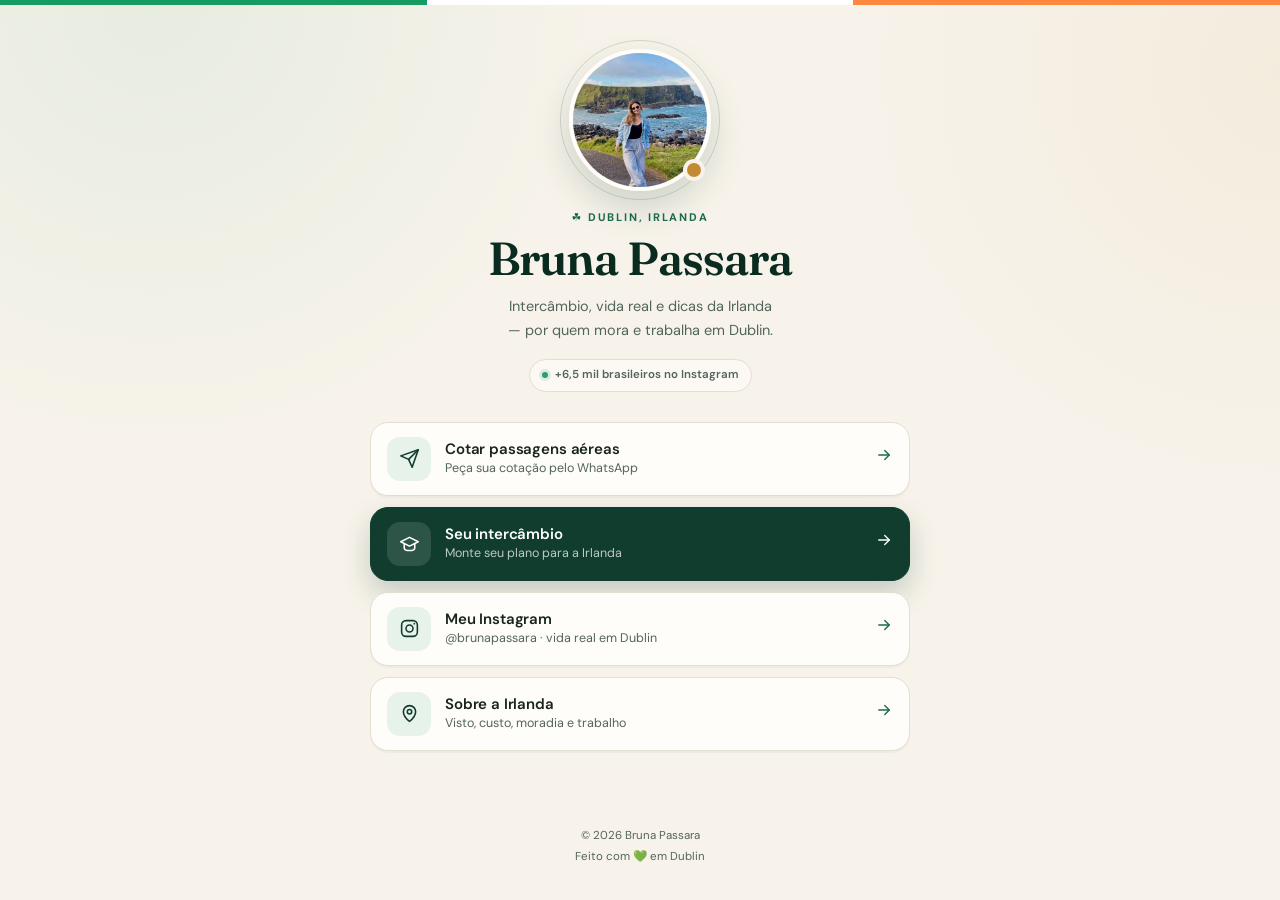
<file: index.html>
<!DOCTYPE html>
<html lang="pt-BR">
<head>
  <meta charset="UTF-8" />
  <meta name="viewport" content="width=device-width, initial-scale=1.0" />
  <title>Bruna Passara | Links — Intercâmbio na Irlanda</title>
  <meta name="description" content="Todos os links da Bruna Passara: cotação de passagens aéreas, formulário de intercâmbio na Irlanda, Instagram e guia completo sobre a Irlanda." />
  <link rel="canonical" href="https://brunapassara.com.br/" />
  <meta name="robots" content="index, follow" />
  <meta name="theme-color" content="#103d2e" />
  <meta property="og:type" content="website" />
  <meta property="og:url" content="https://brunapassara.com.br/" />
  <meta property="og:locale" content="pt_BR" />
  <meta property="og:title" content="Bruna Passara | Intercâmbio na Irlanda" />
  <meta property="og:description" content="Passagens, intercâmbio, Instagram e tudo sobre a Irlanda — em um só lugar." />
  <meta property="og:image" content="https://brunapassara.com.br/assets/bruna-1200.jpg" />
  <meta name="twitter:card" content="summary_large_image" />
  <link rel="preload" as="image" href="assets/bruna-400.jpg" fetchpriority="high" />
  <link rel="stylesheet" href="styles.css" />
  <link rel="preconnect" href="https://fonts.googleapis.com">
  <link rel="preconnect" href="https://fonts.gstatic.com" crossorigin>
  <link href="https://fonts.googleapis.com/css2?family=DM+Sans:wght@400;500;600;700&family=Fraunces:opsz,wght@9..144,500;9..144,600;9..144,700&display=swap" rel="stylesheet">
  <link rel="icon" href="assets/bruna-400.jpg" type="image/jpeg">
  <link rel="apple-touch-icon" href="assets/bruna-400.jpg">
  <script type="application/ld+json">
  {
    "@context": "https://schema.org",
    "@type": "Person",
    "name": "Bruna Passara",
    "url": "https://brunapassara.com.br/",
    "image": "https://brunapassara.com.br/assets/bruna-1200.jpg",
    "jobTitle": "Consultora de intercâmbio na Irlanda",
    "description": "Brasileira em Dublin, trabalha em escola de inglês e ajuda brasileiros a planejar o intercâmbio na Irlanda.",
    "sameAs": ["https://www.instagram.com/brunapassara/"]
  }
  </script>
</head>
<body class="landing-body">
  <div class="flag-bar" aria-hidden="true"><span></span><span></span><span></span></div>

  <main class="landing-main">
    <header class="profile">
      <div class="avatar-wrap">
        <img
          src="assets/bruna-400.jpg"
          srcset="assets/bruna-400.jpg 400w, assets/bruna-800.jpg 800w"
          sizes="142px"
          alt="Bruna Passara em Dublin, Irlanda"
          width="400"
          height="473"
          fetchpriority="high"
          decoding="async"
        />
      </div>
      <p class="location">☘ Dublin, Irlanda</p>
      <h1>Bruna Passara</h1>
      <p class="bio">Intercâmbio, vida real e dicas da Irlanda — por quem mora e trabalha em Dublin.</p>
      <p class="proof"><span class="proof-dot" aria-hidden="true"></span> +6,5 mil brasileiros no Instagram</p>
    </header>

    <nav class="link-list" aria-label="Links da Bruna">
      <a
        class="link-card"
        href="https://wa.me/353833722711?text=Ol%C3%A1%2C%20Bruna!%20Quero%20cotar%20passagens%20a%C3%A9reas%20para%20a%20Irlanda.%20%E2%9C%88%EF%B8%8F%20Pode%20me%20ajudar%3F"
        target="_blank"
        rel="noopener"
      >
        <span class="link-icon" aria-hidden="true">
          <svg viewBox="0 0 24 24" fill="none" stroke="currentColor" stroke-width="1.8" stroke-linecap="round" stroke-linejoin="round">
            <path d="M22 2 11 13" />
            <path d="m22 2-7 20-4-9-9-4 20-7Z" />
          </svg>
        </span>
        <span class="link-copy">
          <strong>Cotar passagens aéreas</strong>
          <small>Peça sua cotação pelo WhatsApp</small>
        </span>
        <span class="link-arrow" aria-hidden="true">
          <svg viewBox="0 0 24 24" fill="none" stroke="currentColor" stroke-width="1.8" stroke-linecap="round" stroke-linejoin="round">
            <path d="M5 12h14" /><path d="m13 6 6 6-6 6" />
          </svg>
        </span>
      </a>

      <a class="link-card featured" href="intercambio.html">
        <span class="link-icon" aria-hidden="true">
          <svg viewBox="0 0 24 24" fill="none" stroke="currentColor" stroke-width="1.8" stroke-linecap="round" stroke-linejoin="round">
            <path d="M22 10 12 5 2 10l10 5 10-5Z" />
            <path d="M6 12v5c0 1.7 2.7 3 6 3s6-1.3 6-3v-5" />
          </svg>
        </span>
        <span class="link-copy">
          <strong>Seu intercâmbio</strong>
          <small>Monte seu plano para a Irlanda</small>
        </span>
        <span class="link-arrow" aria-hidden="true">
          <svg viewBox="0 0 24 24" fill="none" stroke="currentColor" stroke-width="1.8" stroke-linecap="round" stroke-linejoin="round">
            <path d="M5 12h14" /><path d="m13 6 6 6-6 6" />
          </svg>
        </span>
      </a>

      <a
        class="link-card"
        href="https://www.instagram.com/brunapassara/"
        target="_blank"
        rel="noopener"
      >
        <span class="link-icon" aria-hidden="true">
          <svg viewBox="0 0 24 24" fill="none" stroke="currentColor" stroke-width="1.8" stroke-linecap="round" stroke-linejoin="round">
            <rect x="3" y="3" width="18" height="18" rx="5" />
            <circle cx="12" cy="12" r="4" />
            <circle cx="17.5" cy="6.5" r="1" fill="currentColor" stroke="none" />
          </svg>
        </span>
        <span class="link-copy">
          <strong>Meu Instagram</strong>
          <small>@brunapassara · vida real em Dublin</small>
        </span>
        <span class="link-arrow" aria-hidden="true">
          <svg viewBox="0 0 24 24" fill="none" stroke="currentColor" stroke-width="1.8" stroke-linecap="round" stroke-linejoin="round">
            <path d="M5 12h14" /><path d="m13 6 6 6-6 6" />
          </svg>
        </span>
      </a>

      <a class="link-card" href="irlanda.html">
        <span class="link-icon" aria-hidden="true">
          <svg viewBox="0 0 24 24" fill="none" stroke="currentColor" stroke-width="1.8" stroke-linecap="round" stroke-linejoin="round">
            <path d="M12 21s7-5.3 7-11a7 7 0 1 0-14 0c0 5.7 7 11 7 11Z" />
            <circle cx="12" cy="10" r="2.5" />
          </svg>
        </span>
        <span class="link-copy">
          <strong>Sobre a Irlanda</strong>
          <small>Visto, custo, moradia e trabalho</small>
        </span>
        <span class="link-arrow" aria-hidden="true">
          <svg viewBox="0 0 24 24" fill="none" stroke="currentColor" stroke-width="1.8" stroke-linecap="round" stroke-linejoin="round">
            <path d="M5 12h14" /><path d="m13 6 6 6-6 6" />
          </svg>
        </span>
      </a>
    </nav>

    <footer class="landing-footer">
      <p>© 2026 Bruna Passara</p>
      <p>Feito com 💚 em Dublin</p>
    </footer>
  </main>
</body>
</html>
</file>
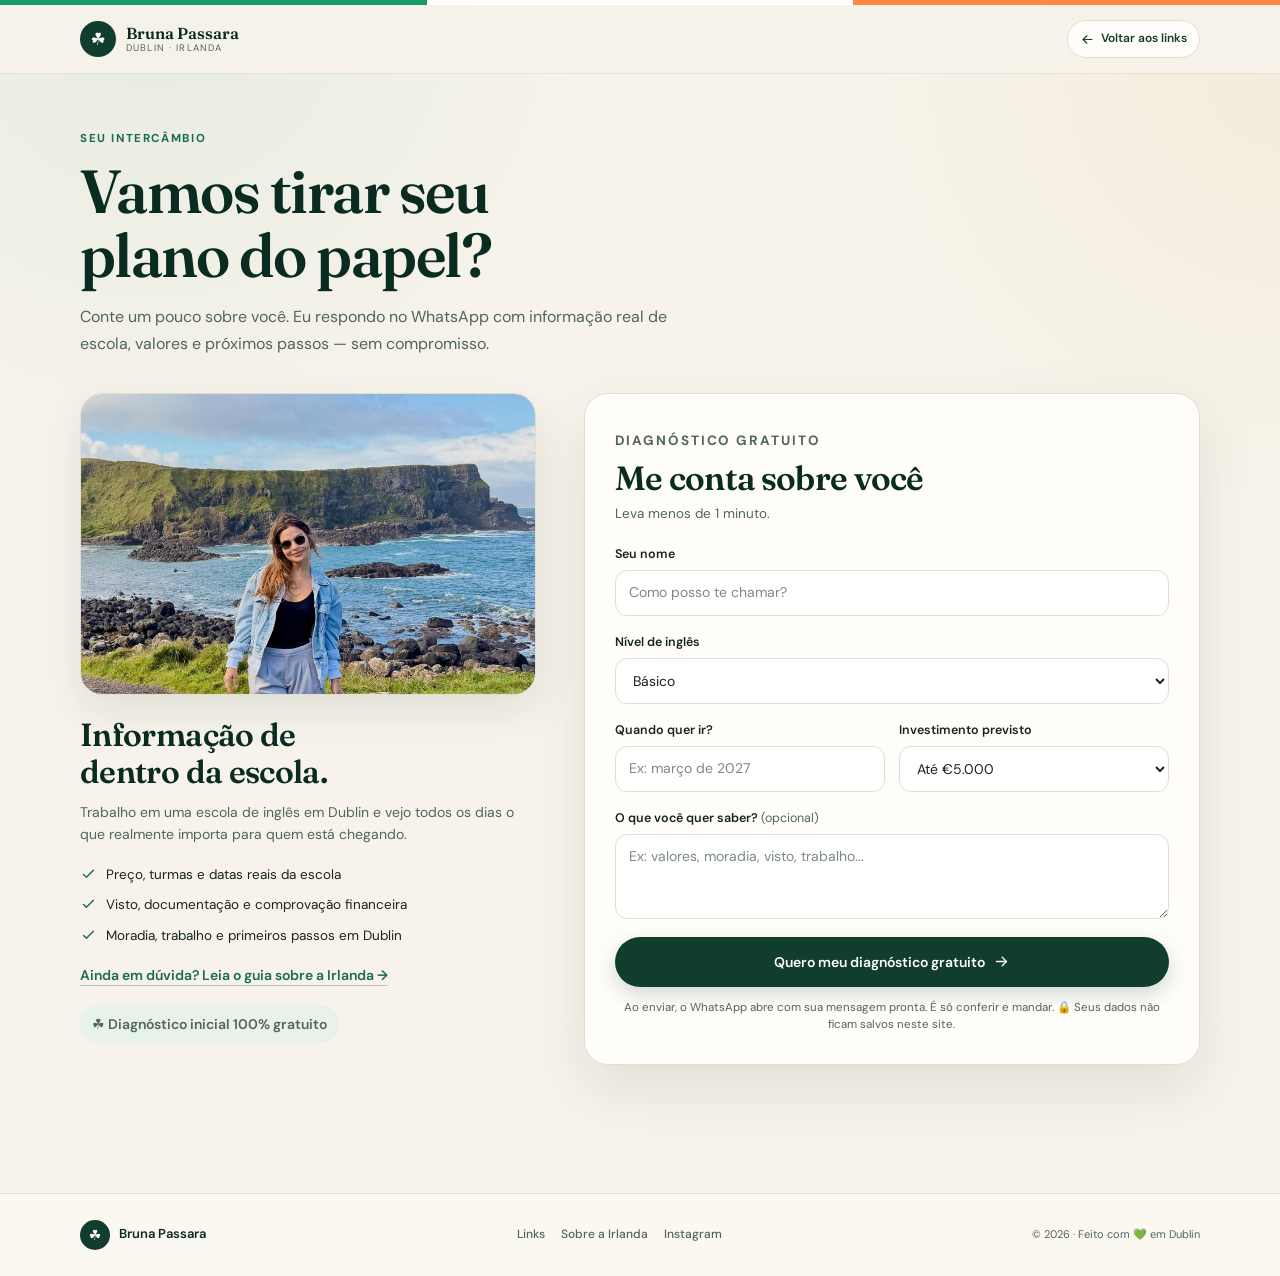
<file: intercambio.html>
<!DOCTYPE html>
<html lang="pt-BR">
<head>
  <meta charset="UTF-8" />
  <meta name="viewport" content="width=device-width, initial-scale=1.0" />
  <title>Seu intercâmbio na Irlanda | Bruna Passara</title>
  <meta name="description" content="Monte seu plano de intercâmbio na Irlanda com a Bruna Passara. Preencha o formulário e receba informação real sobre escola, valores, visto, moradia e chegada em Dublin." />
  <link rel="canonical" href="https://brunapassara.com.br/intercambio.html" />
  <meta name="robots" content="index, follow" />
  <meta name="theme-color" content="#103d2e" />
  <meta property="og:type" content="website" />
  <meta property="og:url" content="https://brunapassara.com.br/intercambio.html" />
  <meta property="og:locale" content="pt_BR" />
  <meta property="og:title" content="Seu intercâmbio na Irlanda | Bruna Passara" />
  <meta property="og:description" content="Diagnóstico gratuito: escola, valores, visto, moradia e trabalho na Irlanda." />
  <meta property="og:image" content="https://brunapassara.com.br/assets/bruna-1200.jpg" />
  <meta name="twitter:card" content="summary_large_image" />
  <link rel="stylesheet" href="styles.css" />
  <link rel="preconnect" href="https://fonts.googleapis.com">
  <link rel="preconnect" href="https://fonts.gstatic.com" crossorigin>
  <link href="https://fonts.googleapis.com/css2?family=DM+Sans:wght@400;500;600;700&family=Fraunces:opsz,wght@9..144,500;9..144,600;9..144,700&display=swap" rel="stylesheet">
  <link rel="icon" href="assets/bruna-400.jpg" type="image/jpeg">
  <link rel="apple-touch-icon" href="assets/bruna-400.jpg">
</head>
<body>
  <div class="flag-bar" aria-hidden="true"><span></span><span></span><span></span></div>

  <header class="site-header">
    <div class="container header-inner">
      <a class="brand" href="index.html" aria-label="Bruna Passara — voltar para os links">
        <span class="brand-mark" aria-hidden="true">☘</span>
        <span class="brand-text">
          <strong>Bruna Passara</strong>
          <small>Dublin · Irlanda</small>
        </span>
      </a>
      <a class="header-back" href="index.html">
        <svg viewBox="0 0 24 24" fill="none" stroke="currentColor" stroke-width="1.8" stroke-linecap="round" stroke-linejoin="round" aria-hidden="true">
          <path d="M19 12H5" /><path d="m11 18-6-6 6-6" />
        </svg>
        Voltar aos links
      </a>
    </div>
  </header>

  <main class="container">
    <section class="page-hero">
      <p class="eyebrow">Seu intercâmbio</p>
      <h1>Vamos tirar seu plano do papel?</h1>
      <p>Conte um pouco sobre você. Eu respondo no WhatsApp com informação real de escola, valores e próximos passos — sem compromisso.</p>
    </section>

    <div class="exchange-layout">
      <aside class="exchange-aside">
        <div class="exchange-photo">
          <img
            src="assets/bruna-800.jpg"
            srcset="assets/bruna-400.jpg 400w, assets/bruna-800.jpg 800w, assets/bruna-1200.jpg 1200w"
            sizes="(max-width: 900px) 100vw, 420px"
            alt="Bruna Passara na costa da Irlanda"
            width="800"
            height="946"
            loading="lazy"
            decoding="async"
          />
        </div>
        <h2>Informação de dentro da escola.</h2>
        <p>Trabalho em uma escola de inglês em Dublin e vejo todos os dias o que realmente importa para quem está chegando.</p>
        <ul class="check-list">
          <li>
            <svg viewBox="0 0 24 24" fill="none" stroke="currentColor" stroke-width="2" stroke-linecap="round" stroke-linejoin="round" aria-hidden="true"><path d="m5 12 4 4L19 6" /></svg>
            Preço, turmas e datas reais da escola
          </li>
          <li>
            <svg viewBox="0 0 24 24" fill="none" stroke="currentColor" stroke-width="2" stroke-linecap="round" stroke-linejoin="round" aria-hidden="true"><path d="m5 12 4 4L19 6" /></svg>
            Visto, documentação e comprovação financeira
          </li>
          <li>
            <svg viewBox="0 0 24 24" fill="none" stroke="currentColor" stroke-width="2" stroke-linecap="round" stroke-linejoin="round" aria-hidden="true"><path d="m5 12 4 4L19 6" /></svg>
            Moradia, trabalho e primeiros passos em Dublin
          </li>
        </ul>
        <p class="aside-link"><a href="irlanda.html">Ainda em dúvida? Leia o guia sobre a Irlanda →</a></p>
        <p class="aside-note">☘ Diagnóstico inicial 100% gratuito</p>
      </aside>

      <form class="lead-form" id="lead-form">
        <div class="form-head">
          <p class="eyebrow">Diagnóstico gratuito</p>
          <h2>Me conta sobre você</h2>
          <p>Leva menos de 1 minuto.</p>
        </div>

        <div class="field">
          <label for="f-nome">Seu nome</label>
          <input id="f-nome" name="nome" type="text" autocomplete="name" placeholder="Como posso te chamar?" required />
        </div>

        <div class="field">
          <label for="f-ingles">Nível de inglês</label>
          <select id="f-ingles" name="ingles">
            <option>Básico</option>
            <option>Intermediário</option>
            <option>Avançado</option>
            <option>Não sei meu nível</option>
          </select>
        </div>

        <div class="form-row">
          <div class="field">
            <label for="f-quando">Quando quer ir?</label>
            <input id="f-quando" name="quando" type="text" placeholder="Ex: março de 2027" autocomplete="off" />
          </div>
          <div class="field">
            <label for="f-money">Investimento previsto</label>
            <select id="f-money" name="money">
              <option>Até €5.000</option>
              <option>€5.000 – €10.000</option>
              <option>€10.000 – €15.000</option>
              <option>€15.000+</option>
              <option>Ainda não sei</option>
            </select>
          </div>
        </div>

        <div class="field">
          <label for="f-duvida">O que você quer saber? <span class="optional">(opcional)</span></label>
          <textarea id="f-duvida" name="duvida" rows="3" placeholder="Ex: valores, moradia, visto, trabalho..."></textarea>
        </div>

        <button class="btn-primary" type="submit" id="btn-submit">
          Quero meu diagnóstico gratuito
          <svg viewBox="0 0 24 24" fill="none" stroke="currentColor" stroke-width="1.8" stroke-linecap="round" stroke-linejoin="round" aria-hidden="true">
            <path d="M5 12h14" /><path d="m13 6 6 6-6 6" />
          </svg>
        </button>

        <p class="form-note">Ao enviar, o WhatsApp abre com sua mensagem pronta. É só conferir e mandar. 🔒 Seus dados não ficam salvos neste site.</p>

        <div class="form-success" id="form-success" role="status" aria-live="polite" hidden>
          <strong>Mensagem pronta! ✅</strong>
          <p>Se o WhatsApp não abriu, <a id="wa-fallback" href="https://wa.me/353833722711" target="_blank" rel="noopener">clique aqui para abrir a conversa</a>.</p>
        </div>
      </form>
    </div>
  </main>

  <footer class="site-footer">
    <div class="container footer-inner">
      <a class="footer-brand" href="index.html">
        <span class="brand-mark" aria-hidden="true">☘</span>
        Bruna Passara
      </a>
      <nav class="footer-links" aria-label="Rodapé">
        <a href="index.html">Links</a>
        <a href="irlanda.html">Sobre a Irlanda</a>
        <a href="https://www.instagram.com/brunapassara/" target="_blank" rel="noopener">Instagram</a>
      </nav>
      <p class="footer-copy">© 2026 · Feito com 💚 em Dublin</p>
    </div>
  </footer>

  <script src="script.js" defer></script>
</body>
</html>
</file>
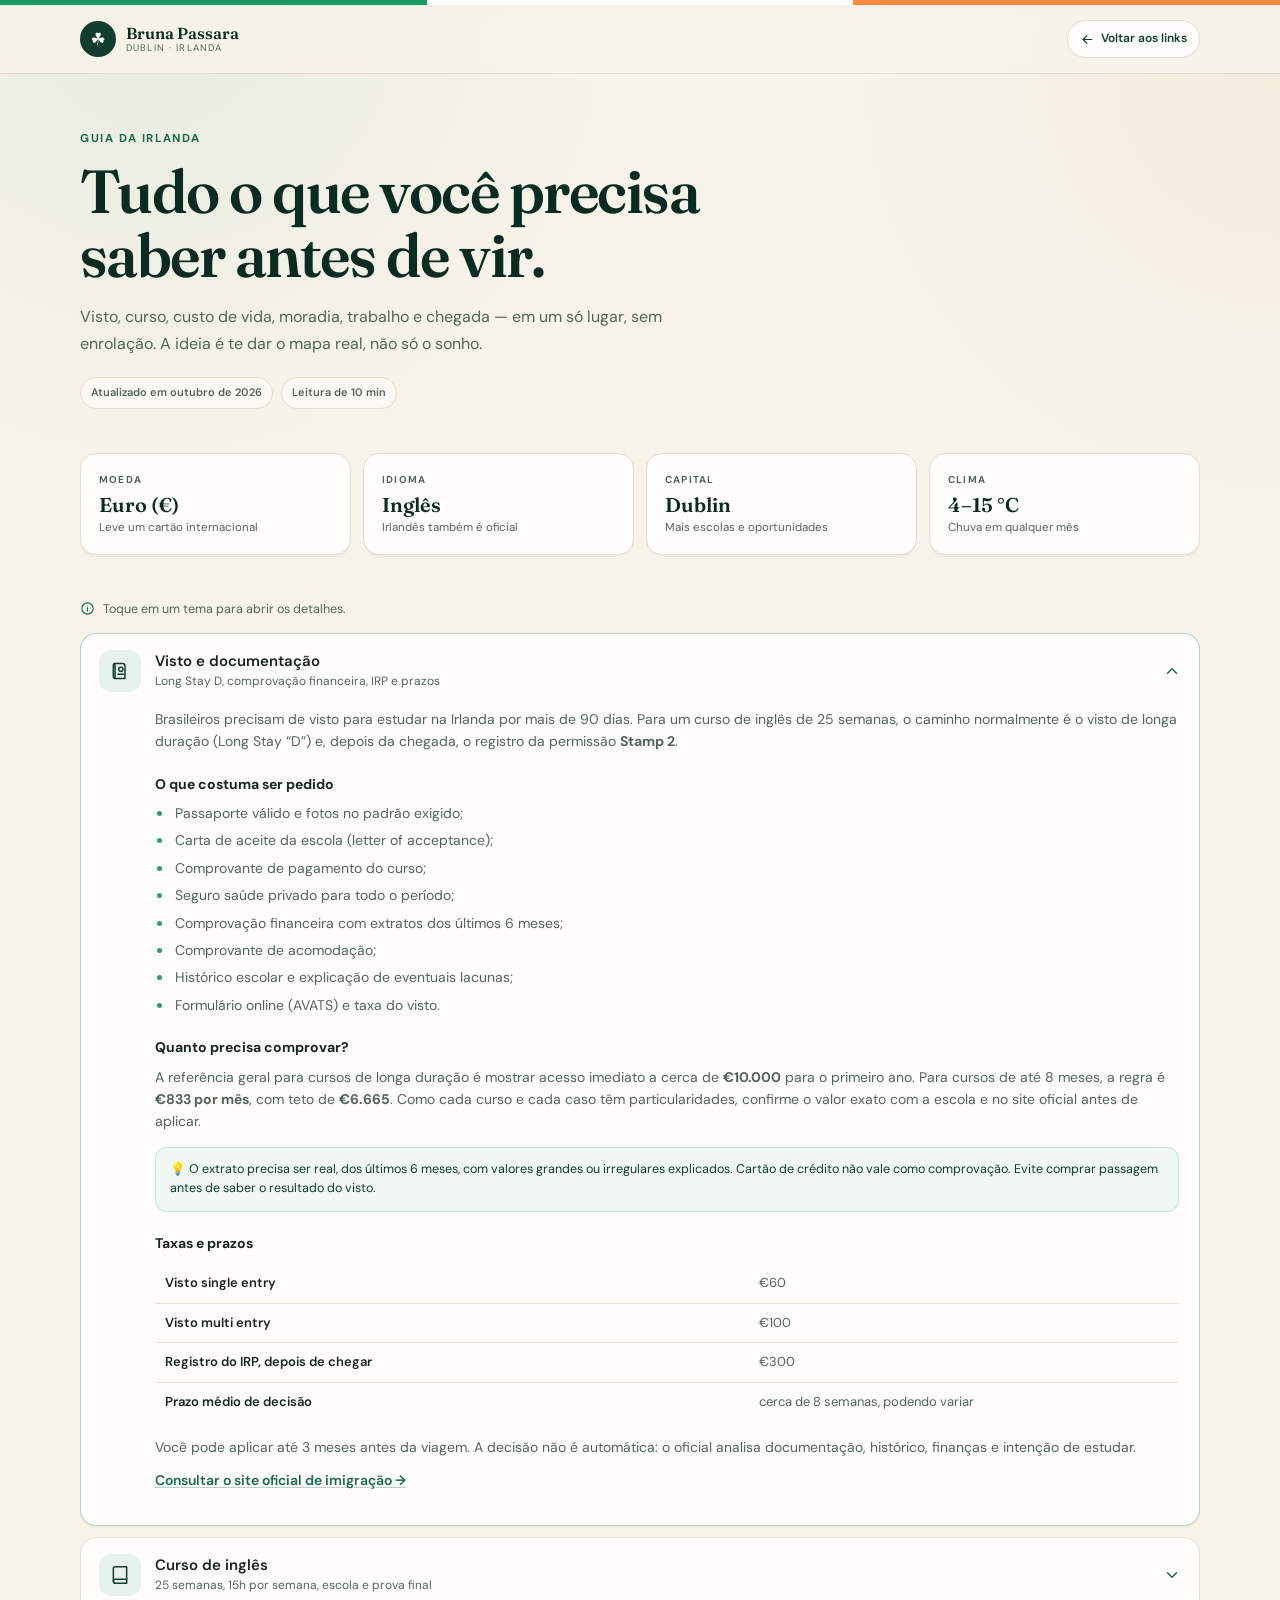
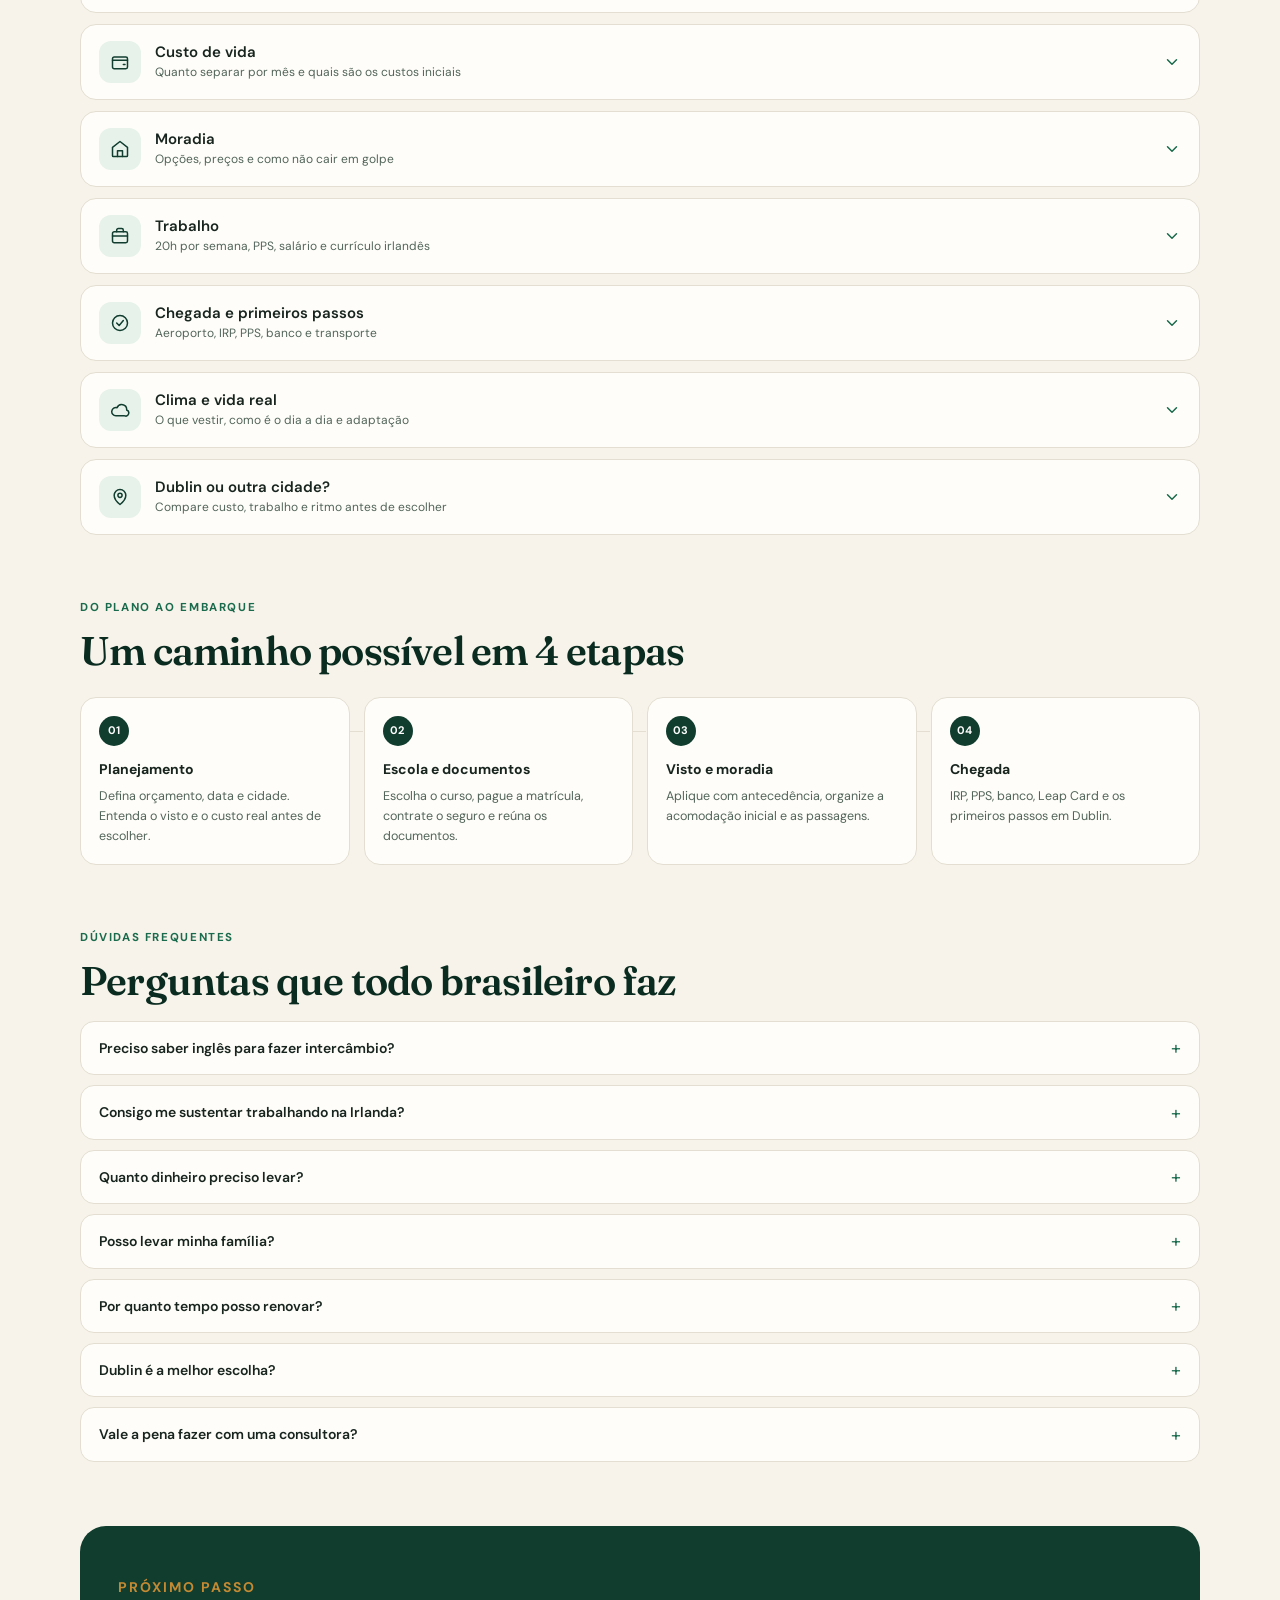
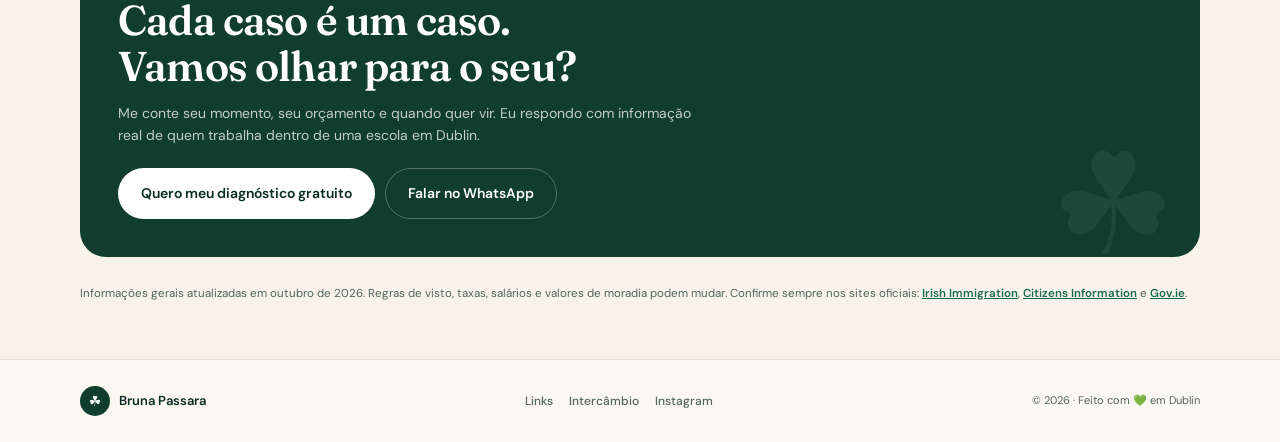
<file: irlanda.html>
<!DOCTYPE html>
<html lang="pt-BR">
<head>
  <meta charset="UTF-8" />
  <meta name="viewport" content="width=device-width, initial-scale=1.0" />
  <title>Sobre a Irlanda | Guia de intercâmbio | Bruna Passara</title>
  <meta name="description" content="Guia completo sobre intercâmbio na Irlanda: visto, curso de inglês, custo de vida, moradia, trabalho, chegada e dicas para brasileiros em Dublin." />
  <link rel="canonical" href="https://brunapassara.com.br/irlanda.html" />
  <meta name="robots" content="index, follow" />
  <meta name="theme-color" content="#103d2e" />
  <meta property="og:type" content="article" />
  <meta property="og:url" content="https://brunapassara.com.br/irlanda.html" />
  <meta property="og:locale" content="pt_BR" />
  <meta property="og:title" content="Sobre a Irlanda | Guia completo para intercâmbio" />
  <meta property="og:description" content="Visto, curso, custo de vida, moradia, trabalho e chegada — tudo em um só lugar." />
  <meta property="og:image" content="https://brunapassara.com.br/assets/bruna-1200.jpg" />
  <meta name="twitter:card" content="summary_large_image" />
  <link rel="stylesheet" href="styles.css" />
  <link rel="preconnect" href="https://fonts.googleapis.com">
  <link rel="preconnect" href="https://fonts.gstatic.com" crossorigin>
  <link href="https://fonts.googleapis.com/css2?family=DM+Sans:wght@400;500;600;700&family=Fraunces:opsz,wght@9..144,500;9..144,600;9..144,700&display=swap" rel="stylesheet">
  <link rel="icon" href="assets/bruna-400.jpg" type="image/jpeg">
  <link rel="apple-touch-icon" href="assets/bruna-400.jpg">
  <script type="application/ld+json">
  {
    "@context": "https://schema.org",
    "@type": "Article",
    "headline": "Sobre a Irlanda: guia completo para intercâmbio",
    "description": "Visto, curso de inglês, custo de vida, moradia, trabalho e chegada na Irlanda.",
    "author": {
      "@type": "Person",
      "name": "Bruna Passara",
      "url": "https://brunapassara.com.br/"
    },
    "dateModified": "2026-10-29",
    "mainEntityOfPage": "https://brunapassara.com.br/irlanda.html"
  }
  </script>
</head>
<body>
  <div class="flag-bar" aria-hidden="true"><span></span><span></span><span></span></div>

  <header class="site-header">
    <div class="container header-inner">
      <a class="brand" href="index.html" aria-label="Bruna Passara — voltar para os links">
        <span class="brand-mark" aria-hidden="true">☘</span>
        <span class="brand-text">
          <strong>Bruna Passara</strong>
          <small>Dublin · Irlanda</small>
        </span>
      </a>
      <a class="header-back" href="index.html">
        <svg viewBox="0 0 24 24" fill="none" stroke="currentColor" stroke-width="1.8" stroke-linecap="round" stroke-linejoin="round" aria-hidden="true">
          <path d="M19 12H5" /><path d="m11 18-6-6 6-6" />
        </svg>
        Voltar aos links
      </a>
    </div>
  </header>

  <main class="container">
    <section class="page-hero ireland-hero">
      <p class="eyebrow">Guia da Irlanda</p>
      <h1>Tudo o que você precisa saber antes de vir.</h1>
      <p>Visto, curso, custo de vida, moradia, trabalho e chegada — em um só lugar, sem enrolação. A ideia é te dar o mapa real, não só o sonho.</p>
      <div class="hero-meta">
        <span>Atualizado em outubro de 2026</span>
        <span>Leitura de 10 min</span>
      </div>
    </section>

    <section class="quick-facts" aria-label="Resumo rápido da Irlanda">
      <div class="fact">
        <span>Moeda</span>
        <strong>Euro (€)</strong>
        <small>Leve um cartão internacional</small>
      </div>
      <div class="fact">
        <span>Idioma</span>
        <strong>Inglês</strong>
        <small>Irlandês também é oficial</small>
      </div>
      <div class="fact">
        <span>Capital</span>
        <strong>Dublin</strong>
        <small>Mais escolas e oportunidades</small>
      </div>
      <div class="fact">
        <span>Clima</span>
        <strong>4–15 °C</strong>
        <small>Chuva em qualquer mês</small>
      </div>
    </section>

    <section aria-labelledby="temas-titulo">
      <div class="topics-intro">
        <svg viewBox="0 0 24 24" fill="none" stroke="currentColor" stroke-width="1.8" stroke-linecap="round" stroke-linejoin="round" aria-hidden="true">
          <circle cx="12" cy="12" r="9" /><path d="M12 11v5" /><path d="M12 8h.01" />
        </svg>
        <span id="temas-titulo">Toque em um tema para abrir os detalhes.</span>
      </div>

      <div class="topics">
        <details class="topic" id="visto" open>
          <summary>
            <span class="topic-icon" aria-hidden="true">
              <svg viewBox="0 0 24 24" fill="none" stroke="currentColor" stroke-width="1.8" stroke-linecap="round" stroke-linejoin="round">
                <path d="M6 3h9a3 3 0 0 1 3 3v15H6a2 2 0 0 1-2-2V5a2 2 0 0 1 2-2Z" />
                <path d="M6 3v18" /><circle cx="13" cy="10" r="2.5" /><path d="M9.5 16h7" />
              </svg>
            </span>
            <span class="topic-title">
              <strong>Visto e documentação</strong>
              <small>Long Stay D, comprovação financeira, IRP e prazos</small>
            </span>
            <span class="topic-chevron" aria-hidden="true">
              <svg viewBox="0 0 24 24" fill="none" stroke="currentColor" stroke-width="2" stroke-linecap="round" stroke-linejoin="round"><path d="m6 9 6 6 6-6" /></svg>
            </span>
          </summary>
          <div class="topic-body">
            <p>Brasileiros precisam de visto para estudar na Irlanda por mais de 90 dias. Para um curso de inglês de 25 semanas, o caminho normalmente é o visto de longa duração (Long Stay “D”) e, depois da chegada, o registro da permissão <strong>Stamp 2</strong>.</p>

            <h3>O que costuma ser pedido</h3>
            <ul>
              <li>Passaporte válido e fotos no padrão exigido;</li>
              <li>Carta de aceite da escola (letter of acceptance);</li>
              <li>Comprovante de pagamento do curso;</li>
              <li>Seguro saúde privado para todo o período;</li>
              <li>Comprovação financeira com extratos dos últimos 6 meses;</li>
              <li>Comprovante de acomodação;</li>
              <li>Histórico escolar e explicação de eventuais lacunas;</li>
              <li>Formulário online (AVATS) e taxa do visto.</li>
            </ul>

            <h3>Quanto precisa comprovar?</h3>
            <p>A referência geral para cursos de longa duração é mostrar acesso imediato a cerca de <strong>€10.000</strong> para o primeiro ano. Para cursos de até 8 meses, a regra é <strong>€833 por mês</strong>, com teto de <strong>€6.665</strong>. Como cada curso e cada caso têm particularidades, confirme o valor exato com a escola e no site oficial antes de aplicar.</p>

            <div class="note">💡 O extrato precisa ser real, dos últimos 6 meses, com valores grandes ou irregulares explicados. Cartão de crédito não vale como comprovação. Evite comprar passagem antes de saber o resultado do visto.</div>

            <h3>Taxas e prazos</h3>
            <table>
              <tr><th>Visto single entry</th><td>€60</td></tr>
              <tr><th>Visto multi entry</th><td>€100</td></tr>
              <tr><th>Registro do IRP, depois de chegar</th><td>€300</td></tr>
              <tr><th>Prazo médio de decisão</th><td>cerca de 8 semanas, podendo variar</td></tr>
            </table>
            <p>Você pode aplicar até 3 meses antes da viagem. A decisão não é automática: o oficial analisa documentação, histórico, finanças e intenção de estudar.</p>
            <p><a href="https://www.irishimmigration.ie/coming-to-study-in-ireland/" target="_blank" rel="noopener">Consultar o site oficial de imigração →</a></p>
          </div>
        </details>

        <details class="topic" id="curso">
          <summary>
            <span class="topic-icon" aria-hidden="true">
              <svg viewBox="0 0 24 24" fill="none" stroke="currentColor" stroke-width="1.8" stroke-linecap="round" stroke-linejoin="round">
                <path d="M4 19.5A2.5 2.5 0 0 1 6.5 17H20" />
                <path d="M6.5 2H20v20H6.5A2.5 2.5 0 0 1 4 19.5v-15A2.5 2.5 0 0 1 6.5 2Z" />
              </svg>
            </span>
            <span class="topic-title">
              <strong>Curso de inglês</strong>
              <small>25 semanas, 15h por semana, escola e prova final</small>
            </span>
            <span class="topic-chevron" aria-hidden="true">
              <svg viewBox="0 0 24 24" fill="none" stroke="currentColor" stroke-width="2" stroke-linecap="round" stroke-linejoin="round"><path d="m6 9 6 6 6-6" /></svg>
            </span>
          </summary>
          <div class="topic-body">
            <p>Para ter direito ao visto de estudante, o curso de inglês precisa estar na lista oficial (ILEP/TrustEd), ter no mínimo <strong>25 semanas</strong> e pelo menos <strong>15 horas de aula por semana</strong>, em período diurno, de segunda a sexta.</p>

            <ul>
              <li>Permissão inicial de até 8 meses;</li>
              <li>Frequência mínima de 85%;</li>
              <li>Prova final obrigatória (TIE, IELTS, Cambridge ou outra reconhecida);</li>
              <li>Você pode fazer até 3 cursos de inglês, cerca de 2 anos no total;</li>
              <li>Depois disso, para continuar como estudante, é preciso migrar para um curso superior.</li>
            </ul>

            <h3>Quanto custa o curso?</h3>
            <p>Em Dublin, um curso de 25 semanas costuma ficar entre <strong>€2.500 e €5.000</strong>, dependendo da escola, da carga horária e da época. Fora da capital, os valores podem ser menores. Some taxa de matrícula, material e prova final (cerca de €200–€250).</p>

            <h3>Como escolher bem</h3>
            <ul>
              <li>Escola listada no ILEP/TrustEd e com learner protection;</li>
              <li>Turmas e horários que combinam com seu nível e rotina;</li>
              <li>Localização e transporte;</li>
              <li>Suporte ao aluno e preparação para a prova;</li>
              <li>Política de reembolso clara.</li>
            </ul>

            <div class="note">⚠️ Desconfie de escola que pede pagamento em dinheiro, promete trabalho garantido ou não explica taxas e reembolso por escrito.</div>
          </div>
        </details>

        <details class="topic" id="custo">
          <summary>
            <span class="topic-icon" aria-hidden="true">
              <svg viewBox="0 0 24 24" fill="none" stroke="currentColor" stroke-width="1.8" stroke-linecap="round" stroke-linejoin="round">
                <rect x="3" y="6" width="18" height="14" rx="2" />
                <path d="M3 10h18" /><path d="M16 15h2" />
              </svg>
            </span>
            <span class="topic-title">
              <strong>Custo de vida</strong>
              <small>Quanto separar por mês e quais são os custos iniciais</small>
            </span>
            <span class="topic-chevron" aria-hidden="true">
              <svg viewBox="0 0 24 24" fill="none" stroke="currentColor" stroke-width="2" stroke-linecap="round" stroke-linejoin="round"><path d="m6 9 6 6 6-6" /></svg>
            </span>
          </summary>
          <div class="topic-body">
            <p>Dublin é cara, e o orçamento precisa ser realista. Os valores abaixo são aproximados para 2026 e variam conforme seu estilo de vida.</p>

            <table>
              <tr><th>Moradia (quarto compartilhado)</th><td>€800–€1.200/mês</td></tr>
              <tr><th>Mercado</th><td>€250–€350/mês</td></tr>
              <tr><th>Transporte (Leap Card)</th><td>€100–€130/mês</td></tr>
              <tr><th>Celular</th><td>€20–€30/mês</td></tr>
              <tr><th>Lazer e imprevistos</th><td>€150–€250/mês</td></tr>
              <tr><th>Total estimado</th><td>€1.400–€2.000/mês</td></tr>
            </table>
            <p>Fora de Dublin, o custo pode cair 20–30%. Moradia é o maior peso do orçamento.</p>

            <h3>Custos iniciais, além da mensalidade</h3>
            <ul>
              <li>Curso: €2.500–€5.000;</li>
              <li>Visto: €60–€100;</li>
              <li>IRP: €300;</li>
              <li>Seguro saúde: €150–€400;</li>
              <li>Passagem aérea: €700–€1.300, dependendo da época;</li>
              <li>Depósito de moradia, cama, chip e primeiros dias: €500–€1.000.</li>
            </ul>

            <div class="note">💡 Para 6–8 meses em Dublin, é comum precisar de €12.000–€18.000 no total, sem contar a passagem. O valor exato depende de escola, moradia e estilo de vida.</div>
          </div>
        </details>

        <details class="topic" id="moradia">
          <summary>
            <span class="topic-icon" aria-hidden="true">
              <svg viewBox="0 0 24 24" fill="none" stroke="currentColor" stroke-width="1.8" stroke-linecap="round" stroke-linejoin="round">
                <path d="m3 10 9-7 9 7v10a1 1 0 0 1-1 1H4a1 1 0 0 1-1-1V10Z" />
                <path d="M9 21v-7h6v7" />
              </svg>
            </span>
            <span class="topic-title">
              <strong>Moradia</strong>
              <small>Opções, preços e como não cair em golpe</small>
            </span>
            <span class="topic-chevron" aria-hidden="true">
              <svg viewBox="0 0 24 24" fill="none" stroke="currentColor" stroke-width="2" stroke-linecap="round" stroke-linejoin="round"><path d="m6 9 6 6 6-6" /></svg>
            </span>
          </summary>
          <div class="topic-body">
            <p>Dublin tem pouca oferta e muita procura. A regra é: chegue com acomodação temporária e procure a casa fixa já em Dublin, com calma e sem pagar nada antes de ver.</p>

            <table>
              <tr><th>Host family</th><td>€900–€1.300/mês, podendo incluir refeições</td></tr>
              <tr><th>Residência estudantil</th><td>€1.000–€1.600/mês</td></tr>
              <tr><th>Quarto em casa compartilhada</th><td>€800–€1.300/mês</td></tr>
              <tr><th>Studio ou apartamento</th><td>€1.800+/mês</td></tr>
            </table>

            <h3>Onde procurar</h3>
            <ul>
              <li>Daft.ie e Rent.ie;</li>
              <li>Setor de acomodação da escola;</li>
              <li>Grupos de brasileiros no Facebook, com muito cuidado;</li>
              <li>Imobiliárias e sites oficiais.</li>
            </ul>

            <h3>Como não cair em golpe</h3>
            <ul>
              <li>Nunca pague depósito antes de ver o imóvel ou fazer uma videochamada ao vivo;</li>
              <li>Confirme se a pessoa é o proprietário ou agente;</li>
              <li>Peça contrato e recibo;</li>
              <li>Não envie fotos de documentos antes de confirmar a negociação;</li>
              <li>Desconfie de preço muito abaixo do mercado e de pressão para pagar rápido.</li>
            </ul>

            <div class="note">🏠 Reserve 2–4 semanas de acomodação temporária para conhecer bairros e procurar com segurança.</div>
          </div>
        </details>

        <details class="topic" id="trabalho">
          <summary>
            <span class="topic-icon" aria-hidden="true">
              <svg viewBox="0 0 24 24" fill="none" stroke="currentColor" stroke-width="1.8" stroke-linecap="round" stroke-linejoin="round">
                <rect x="3" y="7" width="18" height="13" rx="2" />
                <path d="M8 7V5a2 2 0 0 1 2-2h4a2 2 0 0 1 2 2v2" /><path d="M3 12h18" />
              </svg>
            </span>
            <span class="topic-title">
              <strong>Trabalho</strong>
              <small>20h por semana, PPS, salário e currículo irlandês</small>
            </span>
            <span class="topic-chevron" aria-hidden="true">
              <svg viewBox="0 0 24 24" fill="none" stroke="currentColor" stroke-width="2" stroke-linecap="round" stroke-linejoin="round"><path d="m6 9 6 6 6-6" /></svg>
            </span>
          </summary>
          <div class="topic-body">
            <p>Quem tem permissão de estudante (Stamp 2) pode trabalhar, mas com limites. O visto de estudante não é visto de trabalho: a prioridade continua sendo o curso e a frequência.</p>

            <ul>
              <li>20 horas por semana durante o período de aulas;</li>
              <li>40 horas por semana em junho, julho, agosto e setembro;</li>
              <li>40 horas entre 15 de dezembro e 15 de janeiro.</li>
            </ul>

            <p>O salário mínimo nacional em 2026 é <strong>€14,15 por hora</strong>. Os empregos mais comuns para brasileiros são em restaurantes, cafés, lojas, hotéis, limpeza, cozinha, armazém e cuidado infantil.</p>

            <h3>O que você precisa para trabalhar</h3>
            <ul>
              <li>IRP ativo;</li>
              <li>PPS number, o número de segurança social;</li>
              <li>Conta bancária;</li>
              <li>CV no formato irlandês;</li>
              <li>Inglês suficiente para a função, o que varia muito.</li>
            </ul>

            <h3>CV irlandês</h3>
            <p>Um a duas páginas, sem foto, sem estado civil, com experiência, disponibilidade e referências. Entregar CV pessoalmente ainda funciona muito bem em Dublin.</p>

            <div class="note">⚠️ Não trabalhe antes de ter permissão e não aceite “por fora” sem contrato. Isso pode comprometer sua renovação e seus direitos.</div>
          </div>
        </details>

        <details class="topic" id="chegada">
          <summary>
            <span class="topic-icon" aria-hidden="true">
              <svg viewBox="0 0 24 24" fill="none" stroke="currentColor" stroke-width="1.8" stroke-linecap="round" stroke-linejoin="round">
                <circle cx="12" cy="12" r="9" /><path d="m8 12 3 3 5-6" />
              </svg>
            </span>
            <span class="topic-title">
              <strong>Chegada e primeiros passos</strong>
              <small>Aeroporto, IRP, PPS, banco e transporte</small>
            </span>
            <span class="topic-chevron" aria-hidden="true">
              <svg viewBox="0 0 24 24" fill="none" stroke="currentColor" stroke-width="2" stroke-linecap="round" stroke-linejoin="round"><path d="m6 9 6 6 6-6" /></svg>
            </span>
          </summary>
          <div class="topic-body">
            <p>No aeroporto, o oficial de imigração pode pedir passaporte, visto, carta da escola, seguro, comprovante de moradia e fundos. Tenha tudo à mão, de preferência impresso.</p>

            <h3>Primeiros 7 dias</h3>
            <ul>
              <li>Comprar chip e configurar internet;</li>
              <li>Pegar o Leap Card ou usar o cartão contactless;</li>
              <li>Fazer mercado e conhecer o bairro;</li>
              <li>Abrir Revolut ou N26 e, depois, conta em banco irlandês se precisar;</li>
              <li>Agendar o IRP o quanto antes;</li>
              <li>Iniciar o processo do PPS depois do IRP;</li>
              <li>Participar da orientação da escola.</li>
            </ul>

            <h3>IRP e PPS</h3>
            <p>O IRP é o registro da sua permissão de residência. O agendamento é feito online, e a taxa é <strong>€300</strong>. O PPS é o número usado para trabalhar e pagar impostos; você vai precisar do IRP e de comprovante de endereço.</p>

            <div class="note">📌 Guarde todos os documentos e comprovantes. Eles serão úteis para renovar o visto, abrir conta e comprovar residência.</div>
          </div>
        </details>

        <details class="topic" id="clima">
          <summary>
            <span class="topic-icon" aria-hidden="true">
              <svg viewBox="0 0 24 24" fill="none" stroke="currentColor" stroke-width="1.8" stroke-linecap="round" stroke-linejoin="round">
                <path d="M17.5 19H7a5 5 0 1 1 1.5-9.8A6 6 0 0 1 20 12a3.5 3.5 0 0 1-2.5 7Z" />
              </svg>
            </span>
            <span class="topic-title">
              <strong>Clima e vida real</strong>
              <small>O que vestir, como é o dia a dia e adaptação</small>
            </span>
            <span class="topic-chevron" aria-hidden="true">
              <svg viewBox="0 0 24 24" fill="none" stroke="currentColor" stroke-width="2" stroke-linecap="round" stroke-linejoin="round"><path d="m6 9 6 6 6-6" /></svg>
            </span>
          </summary>
          <div class="topic-body">
            <p>A Irlanda tem clima oceânico: ameno, úmido e muito mutável. Não espere calor de verão brasileiro. O segredo é vestir camadas e ter sempre uma jaqueta impermeável.</p>

            <table>
              <tr><th>Verão (jun–ago)</th><td>15–22 °C, dias longos</td></tr>
              <tr><th>Inverno (dez–fev)</th><td>3–8 °C, dias curtos</td></tr>
              <tr><th>Chuva</th><td>Pode acontecer em qualquer mês</td></tr>
            </table>

            <p>A vida cultural é forte: pubs com música ao vivo, parques, museus gratuitos, trilhas e viagens curtas de trem. Dublin é uma cidade caminhável, mas o transporte público ajuda nos dias de chuva.</p>

            <h3>Dicas para se adaptar</h3>
            <ul>
              <li>Invista em jaqueta impermeável e calçado confortável;</li>
              <li>Use camadas em vez de roupas muito grossas;</li>
              <li>Aproveite os dias de sol e os parques;</li>
              <li>Entre em grupos e atividades para fazer amigos;</li>
              <li>Não desista do inglês por causa do sotaque: pratique todos os dias.</li>
            </ul>

            <div class="note">☘️ O povo irlandês costuma ser simpático e aberto. Um “hello” e um sorriso ajudam muito na adaptação.</div>
          </div>
        </details>

        <details class="topic" id="cidades">
          <summary>
            <span class="topic-icon" aria-hidden="true">
              <svg viewBox="0 0 24 24" fill="none" stroke="currentColor" stroke-width="1.8" stroke-linecap="round" stroke-linejoin="round">
                <path d="M12 21s7-5.3 7-11a7 7 0 1 0-14 0c0 5.7 7 11 7 11Z" />
                <circle cx="12" cy="10" r="2.5" />
              </svg>
            </span>
            <span class="topic-title">
              <strong>Dublin ou outra cidade?</strong>
              <small>Compare custo, trabalho e ritmo antes de escolher</small>
            </span>
            <span class="topic-chevron" aria-hidden="true">
              <svg viewBox="0 0 24 24" fill="none" stroke="currentColor" stroke-width="2" stroke-linecap="round" stroke-linejoin="round"><path d="m6 9 6 6 6-6" /></svg>
            </span>
          </summary>
          <div class="topic-body">
            <p>Dublin concentra mais escolas, vagas de trabalho e comunidade brasileira, mas também tem o custo de vida mais alto. Cidades como Cork, Galway e Limerick podem ser mais tranquilas e baratas, com menos oferta de emprego.</p>

            <table>
              <tr><th>Dublin</th><td>Mais oportunidades, mais concorrência, custo alto</td></tr>
              <tr><th>Cork</th><td>Boa estrutura, ritmo menor, custo intermediário</td></tr>
              <tr><th>Galway</th><td>Charmosa, menor, boa qualidade de vida</td></tr>
              <tr><th>Limerick</th><td>Mais acessível, menos opções de escola e trabalho</td></tr>
            </table>

            <div class="note">💡 Se seu objetivo é trabalho e networking, Dublin costuma ser a escolha mais prática. Se o foco é economizar e estudar com calma, vale comparar outras cidades.</div>
          </div>
        </details>
      </div>
    </section>

    <section class="timeline-section" aria-labelledby="timeline-titulo">
      <p class="eyebrow">Do plano ao embarque</p>
      <h2 id="timeline-titulo">Um caminho possível em 4 etapas</h2>
      <div class="timeline">
        <div class="timeline-step">
          <span>01</span>
          <h3>Planejamento</h3>
          <p>Defina orçamento, data e cidade. Entenda o visto e o custo real antes de escolher.</p>
        </div>
        <div class="timeline-step">
          <span>02</span>
          <h3>Escola e documentos</h3>
          <p>Escolha o curso, pague a matrícula, contrate o seguro e reúna os documentos.</p>
        </div>
        <div class="timeline-step">
          <span>03</span>
          <h3>Visto e moradia</h3>
          <p>Aplique com antecedência, organize a acomodação inicial e as passagens.</p>
        </div>
        <div class="timeline-step">
          <span>04</span>
          <h3>Chegada</h3>
          <p>IRP, PPS, banco, Leap Card e os primeiros passos em Dublin.</p>
        </div>
      </div>
    </section>

    <section class="faq-section" aria-labelledby="faq-titulo">
      <p class="eyebrow">Dúvidas frequentes</p>
      <h2 id="faq-titulo">Perguntas que todo brasileiro faz</h2>
      <div class="faq-list">
        <details class="faq-item">
          <summary>Preciso saber inglês para fazer intercâmbio?</summary>
          <p>Não. Muitas escolas aceitam alunos do nível básico e fazem teste de nivelamento na chegada. Mas quanto mais inglês você tiver, mais fácil fica arrumar trabalho e aproveitar a experiência.</p>
        </details>
        <details class="faq-item">
          <summary>Consigo me sustentar trabalhando na Irlanda?</summary>
          <p>O trabalho ajuda, mas não deve ser sua única fonte para os custos iniciais. Você pode trabalhar 20h por semana em período de aulas e 40h nas férias. Vaga de emprego não é garantida, e os primeiros meses costumam ser os mais apertados.</p>
        </details>
        <details class="faq-item">
          <summary>Quanto dinheiro preciso levar?</summary>
          <p>Depende de escola, cidade, moradia e estilo de vida. Para 6–8 meses em Dublin, é comum precisar de €12.000–€18.000 no total, sem contar a passagem. O visto também exige comprovação financeira.</p>
        </details>
        <details class="faq-item">
          <summary>Posso levar minha família?</summary>
          <p>Em geral, não. O visto de estudante não permite trazer dependentes, salvo situações excepcionais. Se esse é o seu caso, vale buscar orientação específica antes de aplicar.</p>
        </details>
        <details class="faq-item">
          <summary>Por quanto tempo posso renovar?</summary>
          <p>Você pode fazer até 3 cursos de inglês, cerca de 2 anos no total. Depois disso, para continuar como estudante, é preciso entrar em um curso superior. O tempo máximo como estudante na Irlanda é de até 7 anos.</p>
        </details>
        <details class="faq-item">
          <summary>Dublin é a melhor escolha?</summary>
          <p>Depende do seu objetivo. Dublin tem mais escolas, empregos e comunidade brasileira, mas custa mais caro. Cork, Galway e Limerick podem ser mais baratas e tranquilas, com menos oportunidades de trabalho.</p>
        </details>
        <details class="faq-item">
          <summary>Vale a pena fazer com uma consultora?</summary>
          <p>Você pode fazer tudo sozinho, mas uma boa consultoria economiza tempo e evita erros de documentação. O importante é escolher alguém transparente, que explique taxas, não prometa visto garantido e acompanhe você de verdade.</p>
        </details>
      </div>
    </section>

    <section class="cta-section">
      <div class="cta-card">
        <p class="eyebrow">Próximo passo</p>
        <h2>Cada caso é um caso. Vamos olhar para o seu?</h2>
        <p>Me conte seu momento, seu orçamento e quando quer vir. Eu respondo com informação real de quem trabalha dentro de uma escola em Dublin.</p>
        <div class="cta-actions">
          <a class="btn-primary" href="intercambio.html">Quero meu diagnóstico gratuito</a>
          <a
            class="btn-ghost"
            href="https://wa.me/353833722711?text=Ol%C3%A1%2C%20Bruna!%20Li%20o%20guia%20sobre%20a%20Irlanda%20e%20quero%20tirar%20uma%20d%C3%BAvida%20sobre%20interc%C3%A2mbio.%20%E2%98%98%EF%B8%8F"
            target="_blank"
            rel="noopener"
          >Falar no WhatsApp</a>
        </div>
      </div>
    </section>

    <p class="disclaimer">
      Informações gerais atualizadas em outubro de 2026. Regras de visto, taxas, salários e valores de moradia podem mudar. Confirme sempre nos sites oficiais:
      <a href="https://www.irishimmigration.ie/coming-to-study-in-ireland/" target="_blank" rel="noopener">Irish Immigration</a>,
      <a href="https://www.citizensinformation.ie/" target="_blank" rel="noopener">Citizens Information</a> e
      <a href="https://www.gov.ie/" target="_blank" rel="noopener">Gov.ie</a>.
    </p>
  </main>

  <footer class="site-footer">
    <div class="container footer-inner">
      <a class="footer-brand" href="index.html">
        <span class="brand-mark" aria-hidden="true">☘</span>
        Bruna Passara
      </a>
      <nav class="footer-links" aria-label="Rodapé">
        <a href="index.html">Links</a>
        <a href="intercambio.html">Intercâmbio</a>
        <a href="https://www.instagram.com/brunapassara/" target="_blank" rel="noopener">Instagram</a>
      </nav>
      <p class="footer-copy">© 2026 · Feito com 💚 em Dublin</p>
    </div>
  </footer>
</body>
</html>
</file>
<file: styles.css>
:root {
  --ink: #18251f;
  --ink-soft: #52655b;
  --green-950: #0a2b20;
  --green-900: #103d2e;
  --green-700: #1a6b4d;
  --green-500: #2f9b6f;
  --green-100: #e7f2eb;
  --green-50: #f1f8f4;
  --cream: #f7f3ea;
  --paper: #fffdf9;
  --line: #e3ded1;
  --gold: #c48a33;
  --shadow-sm: 0 2px 0 rgba(16, 61, 46, .04);
  --shadow-md: 0 16px 40px rgba(16, 61, 46, .10);
  --radius: 18px;
  --font-body: "DM Sans", system-ui, -apple-system, BlinkMacSystemFont, "Segoe UI", sans-serif;
  --font-display: "Fraunces", Georgia, "Times New Roman", serif;
}

*,
*::before,
*::after {
  box-sizing: border-box;
}

html {
  scroll-behavior: smooth;
  -webkit-text-size-adjust: 100%;
}

body {
  margin: 0;
  font-family: var(--font-body);
  color: var(--ink);
  background-color: var(--cream);
  background-image:
    radial-gradient(circle at 12% 0%, rgba(47, 155, 111, .08), transparent 32%),
    radial-gradient(circle at 100% 8%, rgba(196, 138, 51, .07), transparent 28%);
  background-attachment: fixed;
  line-height: 1.6;
  -webkit-font-smoothing: antialiased;
  -moz-osx-font-smoothing: grayscale;
}

img {
  display: block;
  max-width: 100%;
}

a {
  color: inherit;
}

button,
input,
select,
textarea {
  font: inherit;
}

::selection {
  background: rgba(47, 155, 111, .22);
}

:focus-visible {
  outline: 2px solid var(--green-500);
  outline-offset: 3px;
  border-radius: 4px;
}

.container {
  width: min(1120px, calc(100% - 40px));
  margin-inline: auto;
}

.eyebrow {
  margin: 0 0 12px;
  font-size: 11.5px;
  font-weight: 700;
  letter-spacing: .14em;
  text-transform: uppercase;
  color: var(--green-700);
}

/* ---------- Bandeira ---------- */
.flag-bar {
  display: flex;
  height: 5px;
  position: relative;
  z-index: 3;
}

.flag-bar span {
  flex: 1;
}

.flag-bar span:nth-child(1) { background: #169b62; }
.flag-bar span:nth-child(2) { background: #ffffff; }
.flag-bar span:nth-child(3) { background: #ff883e; }

/* ---------- Página de links ---------- */
.landing-body {
  min-height: 100svh;
  display: flex;
  flex-direction: column;
}

.landing-main {
  width: min(100% - 32px, 540px);
  margin-inline: auto;
  padding: 44px 0 28px;
  flex: 1;
  display: flex;
  flex-direction: column;
}

.profile {
  text-align: center;
  margin-bottom: 30px;
}

.avatar-wrap {
  position: relative;
  width: 142px;
  height: 142px;
  margin: 0 auto 18px;
}

.avatar-wrap::before {
  content: "";
  position: absolute;
  inset: -9px;
  border: 1px solid rgba(16, 61, 46, .16);
  border-radius: 50%;
}

.avatar-wrap::after {
  content: "";
  position: absolute;
  width: 22px;
  height: 22px;
  right: 6px;
  bottom: 10px;
  border-radius: 50%;
  background: var(--gold);
  border: 4px solid var(--cream);
}

.avatar-wrap img {
  width: 100%;
  height: 100%;
  border-radius: 50%;
  object-fit: cover;
  object-position: center 18%;
  border: 4px solid var(--paper);
  box-shadow: 0 16px 36px rgba(16, 61, 46, .18);
}

.location {
  margin: 0 0 8px;
  font-size: 11px;
  font-weight: 700;
  letter-spacing: .16em;
  text-transform: uppercase;
  color: var(--green-700);
}

.profile h1 {
  margin: 0;
  font-family: var(--font-display);
  font-size: clamp(2.2rem, 9vw, 2.9rem);
  font-weight: 600;
  line-height: 1.05;
  letter-spacing: -.02em;
  color: var(--green-950);
  text-wrap: balance;
}

.bio {
  max-width: 380px;
  margin: 12px auto 0;
  color: var(--ink-soft);
  font-size: 14.5px;
  line-height: 1.65;
  text-wrap: balance;
}

.proof {
  display: inline-flex;
  align-items: center;
  gap: 7px;
  margin: 16px 0 0;
  padding: 6px 12px;
  border: 1px solid var(--line);
  border-radius: 999px;
  background: rgba(255, 253, 249, .7);
  font-size: 11.5px;
  font-weight: 600;
  color: var(--ink-soft);
}

.proof-dot {
  width: 6px;
  height: 6px;
  border-radius: 50%;
  background: var(--green-500);
  box-shadow: 0 0 0 3px rgba(47, 155, 111, .15);
}

.link-list {
  display: grid;
  gap: 11px;
}

.link-card {
  position: relative;
  display: flex;
  align-items: center;
  gap: 14px;
  padding: 14px 16px;
  background: var(--paper);
  border: 1px solid var(--line);
  border-radius: var(--radius);
  text-decoration: none;
  color: var(--ink);
  box-shadow: var(--shadow-sm);
  transition: transform .18s ease, box-shadow .18s ease, border-color .18s ease, background .18s ease;
}

.link-card:hover {
  transform: translateY(-2px);
  border-color: rgba(26, 107, 77, .35);
  box-shadow: var(--shadow-md);
}

.link-card:active {
  transform: translateY(0);
}

.link-icon {
  flex: 0 0 44px;
  width: 44px;
  height: 44px;
  border-radius: 13px;
  background: var(--green-100);
  color: var(--green-900);
  display: grid;
  place-items: center;
}

.link-icon svg {
  width: 21px;
  height: 21px;
}

.link-copy {
  flex: 1;
  min-width: 0;
  display: flex;
  flex-direction: column;
  gap: 1px;
}

.link-copy strong {
  font-size: 15px;
  font-weight: 600;
  letter-spacing: -.01em;
  line-height: 1.35;
}

.link-copy small {
  font-size: 12.5px;
  color: var(--ink-soft);
  line-height: 1.4;
}

.link-arrow {
  flex: 0 0 auto;
  color: var(--green-700);
  transition: transform .18s ease;
}

.link-arrow svg {
  width: 18px;
  height: 18px;
}

.link-card:hover .link-arrow {
  transform: translateX(3px);
}

.link-card.featured {
  background: var(--green-900);
  border-color: var(--green-900);
  color: #fff;
  box-shadow: 0 12px 28px rgba(16, 61, 46, .22);
}

.link-card.featured:hover {
  background: var(--green-950);
  border-color: var(--green-950);
  box-shadow: 0 18px 38px rgba(16, 61, 46, .28);
}

.link-card.featured .link-icon {
  background: rgba(255, 255, 255, .12);
  color: #fff;
}

.link-card.featured .link-copy small {
  color: rgba(255, 255, 255, .72);
}

.link-card.featured .link-arrow {
  color: #fff;
}

.landing-footer {
  margin-top: auto;
  padding: 30px 0 6px;
  text-align: center;
  color: var(--ink-soft);
  font-size: 11.5px;
}

.landing-footer p {
  margin: 0;
}

.landing-footer p + p {
  margin-top: 2px;
}

/* ---------- Header interno ---------- */
.site-header {
  position: sticky;
  top: 0;
  z-index: 40;
  background: rgba(247, 243, 234, .86);
  border-bottom: 1px solid rgba(227, 222, 209, .8);
  backdrop-filter: blur(14px);
  -webkit-backdrop-filter: blur(14px);
}

.header-inner {
  min-height: 68px;
  display: flex;
  align-items: center;
  justify-content: space-between;
  gap: 16px;
}

.brand {
  display: inline-flex;
  align-items: center;
  gap: 10px;
  text-decoration: none;
}

.brand-mark {
  width: 36px;
  height: 36px;
  flex: 0 0 36px;
  border-radius: 50%;
  background: var(--green-900);
  color: #fff;
  display: grid;
  place-items: center;
  font-size: 17px;
  line-height: 1;
}

.brand-text {
  display: flex;
  flex-direction: column;
  line-height: 1.15;
}

.brand-text strong {
  font-family: var(--font-display);
  font-size: 16px;
  font-weight: 600;
  color: var(--green-950);
}

.brand-text small {
  font-size: 9.5px;
  letter-spacing: .12em;
  text-transform: uppercase;
  color: var(--ink-soft);
}

.header-back {
  display: inline-flex;
  align-items: center;
  gap: 6px;
  padding: 8px 12px;
  border: 1px solid var(--line);
  border-radius: 999px;
  background: var(--paper);
  color: var(--green-900);
  text-decoration: none;
  font-size: 12px;
  font-weight: 600;
  transition: border-color .18s ease, background .18s ease;
}

.header-back:hover {
  border-color: rgba(26, 107, 77, .4);
  background: var(--green-50);
}

.header-back svg {
  width: 15px;
  height: 15px;
}

/* ---------- Heróis internos ---------- */
.page-hero {
  padding: 56px 0 36px;
  max-width: 820px;
}

.page-hero h1 {
  margin: 0;
  font-family: var(--font-display);
  font-size: clamp(2.3rem, 6vw, 3.8rem);
  font-weight: 600;
  line-height: 1.04;
  letter-spacing: -.025em;
  color: var(--green-950);
  text-wrap: balance;
}

.page-hero > p:not(.eyebrow) {
  max-width: 620px;
  margin: 16px 0 0;
  color: var(--ink-soft);
  font-size: 16px;
  line-height: 1.7;
}

.hero-meta {
  display: flex;
  flex-wrap: wrap;
  gap: 8px;
  margin-top: 20px;
}

.hero-meta span {
  display: inline-flex;
  align-items: center;
  gap: 6px;
  padding: 6px 10px;
  border: 1px solid var(--line);
  border-radius: 999px;
  background: rgba(255, 253, 249, .7);
  font-size: 11px;
  font-weight: 600;
  color: var(--ink-soft);
}

/* ---------- Botões ---------- */
.btn-primary,
.btn-ghost {
  display: inline-flex;
  align-items: center;
  justify-content: center;
  gap: 8px;
  min-height: 48px;
  padding: 13px 22px;
  border-radius: 999px;
  font-size: 14px;
  font-weight: 600;
  text-decoration: none;
  border: 1px solid transparent;
  cursor: pointer;
  transition: background .18s ease, border-color .18s ease, transform .18s ease, box-shadow .18s ease;
}

.btn-primary {
  background: var(--green-900);
  color: #fff;
  box-shadow: 0 8px 20px rgba(16, 61, 46, .18);
}

.btn-primary:hover {
  background: var(--green-950);
  transform: translateY(-1px);
}

.btn-ghost {
  background: transparent;
  border-color: var(--line);
  color: var(--green-900);
}

.btn-ghost:hover {
  background: var(--paper);
  border-color: rgba(26, 107, 77, .35);
}

.btn-primary svg,
.btn-ghost svg {
  width: 17px;
  height: 17px;
}

/* ---------- Página de intercâmbio ---------- */
.exchange-layout {
  display: grid;
  grid-template-columns: minmax(0, .85fr) minmax(0, 1.15fr);
  gap: 48px;
  align-items: start;
  padding-bottom: 72px;
}

.exchange-aside {
  position: sticky;
  top: 96px;
}

.exchange-photo {
  margin-bottom: 22px;
  border-radius: 22px;
  overflow: hidden;
  border: 1px solid var(--line);
  box-shadow: var(--shadow-md);
}

.exchange-photo img {
  width: 100%;
  height: 300px;
  object-fit: cover;
  object-position: center 22%;
}

.exchange-aside h2 {
  margin: 0 0 10px;
  font-family: var(--font-display);
  font-size: clamp(1.6rem, 3vw, 2rem);
  font-weight: 600;
  line-height: 1.15;
  letter-spacing: -.02em;
  color: var(--green-950);
  text-wrap: balance;
}

.exchange-aside > p {
  margin: 0 0 18px;
  color: var(--ink-soft);
  font-size: 14px;
}

.check-list {
  list-style: none;
  margin: 0 0 18px;
  padding: 0;
  display: grid;
  gap: 9px;
}

.check-list li {
  display: flex;
  align-items: flex-start;
  gap: 9px;
  font-size: 13.5px;
  color: var(--ink);
}

.check-list svg {
  flex: 0 0 auto;
  width: 17px;
  height: 17px;
  margin-top: 2px;
  color: var(--green-700);
}

.aside-link {
  margin: 0 0 18px;
  font-size: 12.5px;
}

.aside-link a {
  color: var(--green-700);
  font-weight: 600;
  text-decoration: none;
  border-bottom: 1px solid rgba(26, 107, 77, .3);
  padding-bottom: 1px;
}

.aside-link a:hover {
  border-bottom-color: var(--green-700);
}

.aside-note {
  display: inline-flex;
  align-items: center;
  gap: 7px;
  margin: 0;
  padding: 8px 12px;
  border-radius: 999px;
  background: var(--green-100);
  color: var(--green-900);
  font-size: 11.5px;
  font-weight: 600;
}

.lead-form {
  background: var(--paper);
  border: 1px solid var(--line);
  border-radius: 24px;
  padding: 30px;
  box-shadow: 0 24px 60px rgba(16, 61, 46, .10);
}

.form-head {
  padding-bottom: 4px;
}

.form-head .eyebrow {
  margin-bottom: 8px;
}

.form-head h2 {
  margin: 0;
  font-family: var(--font-display);
  font-size: clamp(1.7rem, 3vw, 2.1rem);
  font-weight: 600;
  line-height: 1.1;
  letter-spacing: -.02em;
  color: var(--green-950);
}

.form-head p {
  margin: 6px 0 0;
  color: var(--ink-soft);
  font-size: 13.5px;
}

.field {
  display: flex;
  flex-direction: column;
  gap: 6px;
  margin-top: 16px;
}

.field label {
  font-size: 12.5px;
  font-weight: 600;
  color: var(--ink);
}

.optional {
  font-weight: 400;
  color: var(--ink-soft);
}

.field input,
.field select,
.field textarea {
  width: 100%;
  border: 1px solid var(--line);
  border-radius: 12px;
  background: #fff;
  color: var(--ink);
  padding: 12px 13px;
  font-size: 14px;
  line-height: 1.4;
  transition: border-color .18s ease, box-shadow .18s ease;
}

.field textarea {
  resize: vertical;
  min-height: 84px;
}

.field input::placeholder,
.field textarea::placeholder {
  color: #7b8b83;
}

.field input:focus,
.field select:focus,
.field textarea:focus {
  outline: none;
  border-color: var(--green-500);
  box-shadow: 0 0 0 3px rgba(47, 155, 111, .13);
}

.form-row {
  display: grid;
  grid-template-columns: 1fr 1fr;
  gap: 14px;
}

.lead-form .btn-primary {
  width: 100%;
  margin-top: 18px;
}

.form-note {
  margin: 12px 0 0;
  text-align: center;
  font-size: 11.5px;
  color: var(--ink-soft);
  line-height: 1.5;
}

.form-success {
  margin-top: 16px;
  padding: 13px 14px;
  border: 1px solid rgba(47, 155, 111, .35);
  border-radius: 12px;
  background: var(--green-50);
  color: var(--green-900);
  font-size: 12.5px;
}

.form-success strong {
  display: block;
  font-size: 13px;
}

.form-success p {
  margin: 4px 0 0;
}

.form-success a {
  color: var(--green-700);
  font-weight: 700;
}

.form-success[hidden] {
  display: none;
}

/* ---------- Página da Irlanda ---------- */
.quick-facts {
  display: grid;
  grid-template-columns: repeat(4, 1fr);
  gap: 12px;
  margin: 8px 0 44px;
}

.fact {
  padding: 18px;
  background: var(--paper);
  border: 1px solid var(--line);
  border-radius: 16px;
  box-shadow: var(--shadow-sm);
}

.fact span {
  display: block;
  font-size: 10px;
  font-weight: 700;
  letter-spacing: .12em;
  text-transform: uppercase;
  color: var(--ink-soft);
}

.fact strong {
  display: block;
  margin-top: 5px;
  font-family: var(--font-display);
  font-size: 1.25rem;
  font-weight: 600;
  line-height: 1.2;
  color: var(--green-950);
}

.fact small {
  display: block;
  margin-top: 3px;
  font-size: 11.5px;
  color: var(--ink-soft);
  line-height: 1.4;
}

.topics-intro {
  display: flex;
  align-items: center;
  gap: 8px;
  margin: 0 0 14px;
  color: var(--ink-soft);
  font-size: 12.5px;
}

.topics-intro svg {
  width: 15px;
  height: 15px;
  color: var(--green-700);
}

.topics {
  display: grid;
  gap: 11px;
}

.topic,
.faq-item,
.timeline-section,
.faq-section,
.cta-section {
  scroll-margin-top: 88px;
}

.topic {
  background: var(--paper);
  border: 1px solid var(--line);
  border-radius: 16px;
  overflow: hidden;
  transition: border-color .18s ease, box-shadow .18s ease;
}

.topic[open] {
  border-color: rgba(26, 107, 77, .3);
  box-shadow: var(--shadow-sm);
}

.topic summary {
  list-style: none;
  cursor: pointer;
  display: flex;
  align-items: center;
  gap: 14px;
  padding: 16px 18px;
  user-select: none;
}

.topic summary::-webkit-details-marker {
  display: none;
}

.topic summary:hover .topic-title strong {
  color: var(--green-700);
}

.topic-icon {
  flex: 0 0 42px;
  width: 42px;
  height: 42px;
  border-radius: 12px;
  background: var(--green-100);
  color: var(--green-900);
  display: grid;
  place-items: center;
}

.topic-icon svg {
  width: 20px;
  height: 20px;
}

.topic-title {
  flex: 1;
  min-width: 0;
}

.topic-title strong {
  display: block;
  font-size: 15px;
  font-weight: 600;
  line-height: 1.3;
  color: var(--ink);
  transition: color .18s ease;
}

.topic-title small {
  display: block;
  margin-top: 1px;
  font-size: 12px;
  color: var(--ink-soft);
  line-height: 1.4;
}

.topic-chevron {
  flex: 0 0 auto;
  color: var(--green-700);
  transition: transform .2s ease;
}

.topic-chevron svg {
  width: 18px;
  height: 18px;
  display: block;
}

.topic[open] .topic-chevron {
  transform: rotate(180deg);
}

.topic-body {
  padding: 0 20px 22px 74px;
  font-size: 14px;
  color: var(--ink-soft);
}

.topic-body > :first-child {
  margin-top: 0;
}

.topic-body h3 {
  margin: 20px 0 7px;
  font-size: 14px;
  font-weight: 700;
  color: var(--ink);
}

.topic-body p {
  margin: 0 0 11px;
}

.topic-body ul,
.topic-body ol {
  margin: 0 0 12px;
  padding-left: 18px;
  display: grid;
  gap: 5px;
}

.topic-body li {
  padding-left: 2px;
}

.topic-body li::marker {
  color: var(--green-500);
}

.topic-body a {
  color: var(--green-700);
  font-weight: 600;
  text-decoration: underline;
  text-decoration-color: rgba(26, 107, 77, .3);
  text-underline-offset: 2px;
}

.topic-body a:hover {
  text-decoration-color: var(--green-700);
}

.topic-body table {
  width: 100%;
  border-collapse: collapse;
  margin: 10px 0 14px;
  font-size: 13px;
}

.topic-body th,
.topic-body td {
  text-align: left;
  padding: 9px 10px;
  border-bottom: 1px solid var(--line);
  vertical-align: top;
}

.topic-body th {
  width: 58%;
  font-weight: 600;
  color: var(--ink);
}

.topic-body tr:last-child th,
.topic-body tr:last-child td {
  border-bottom: 0;
}

.topic-body .note {
  margin: 14px 0 0;
  padding: 12px 14px;
  border-radius: 12px;
  background: var(--green-50);
  border: 1px solid rgba(47, 155, 111, .22);
  color: var(--green-900);
  font-size: 12.5px;
  line-height: 1.55;
}

/* ---------- Linha do tempo ---------- */
.timeline-section {
  margin-top: 64px;
}

.timeline-section h2,
.faq-section h2 {
  margin: 0;
  font-family: var(--font-display);
  font-size: clamp(1.8rem, 4vw, 2.5rem);
  font-weight: 600;
  line-height: 1.1;
  letter-spacing: -.02em;
  color: var(--green-950);
  text-wrap: balance;
}

.timeline {
  display: grid;
  grid-template-columns: repeat(4, 1fr);
  gap: 14px;
  margin-top: 24px;
}

.timeline-step {
  position: relative;
  padding: 18px;
  background: var(--paper);
  border: 1px solid var(--line);
  border-radius: 16px;
}

.timeline-step:not(:last-child)::after {
  content: "";
  position: absolute;
  top: 33px;
  right: -14px;
  width: 14px;
  height: 1px;
  background: var(--line);
}

.timeline-step span {
  display: inline-flex;
  width: 30px;
  height: 30px;
  border-radius: 50%;
  background: var(--green-900);
  color: #fff;
  align-items: center;
  justify-content: center;
  font-size: 11px;
  font-weight: 700;
  letter-spacing: .03em;
}

.timeline-step h3 {
  margin: 12px 0 5px;
  font-size: 14px;
  color: var(--ink);
}

.timeline-step p {
  margin: 0;
  font-size: 12.5px;
  color: var(--ink-soft);
}

/* ---------- FAQ ---------- */
.faq-section {
  margin-top: 64px;
}

.faq-list {
  display: grid;
  gap: 10px;
  margin-top: 18px;
}

.faq-item {
  background: var(--paper);
  border: 1px solid var(--line);
  border-radius: 14px;
  overflow: hidden;
}

.faq-item summary {
  list-style: none;
  cursor: pointer;
  padding: 15px 18px;
  font-size: 14px;
  font-weight: 600;
  color: var(--ink);
  display: flex;
  justify-content: space-between;
  gap: 12px;
  align-items: center;
}

.faq-item summary::-webkit-details-marker {
  display: none;
}

.faq-item summary::after {
  content: "+";
  font-size: 18px;
  font-weight: 400;
  color: var(--green-700);
  line-height: 1;
}

.faq-item[open] summary::after {
  content: "–";
}

.faq-item p {
  margin: 0;
  padding: 0 18px 16px;
  color: var(--ink-soft);
  font-size: 13.5px;
}

/* ---------- CTA final ---------- */
.cta-section {
  margin: 64px 0 0;
}

.cta-card {
  position: relative;
  overflow: hidden;
  padding: 38px;
  border-radius: 26px;
  background: var(--green-900);
  color: #fff;
}

.cta-card::before {
  content: "☘";
  position: absolute;
  right: 24px;
  bottom: -18px;
  font-size: 140px;
  line-height: 1;
  color: rgba(255, 255, 255, .06);
  pointer-events: none;
}

.cta-card .eyebrow {
  color: var(--gold);
}

.cta-card h2 {
  margin: 0;
  max-width: 620px;
  font-family: var(--font-display);
  font-size: clamp(1.8rem, 4vw, 2.6rem);
  font-weight: 600;
  line-height: 1.1;
  letter-spacing: -.02em;
  text-wrap: balance;
}

.cta-card p {
  max-width: 600px;
  margin: 12px 0 0;
  color: rgba(255, 255, 255, .75);
  font-size: 14px;
}

.cta-actions {
  display: flex;
  flex-wrap: wrap;
  gap: 10px;
  margin-top: 22px;
}

.cta-card .btn-primary {
  background: #fff;
  color: var(--green-950);
  box-shadow: none;
}

.cta-card .btn-primary:hover {
  background: var(--green-50);
}

.cta-card .btn-ghost {
  border-color: rgba(255, 255, 255, .28);
  color: #fff;
}

.cta-card .btn-ghost:hover {
  background: rgba(255, 255, 255, .08);
  border-color: rgba(255, 255, 255, .5);
}

.disclaimer {
  margin: 28px 0 48px;
  font-size: 11.5px;
  line-height: 1.6;
  color: var(--ink-soft);
}

.disclaimer a {
  color: var(--green-700);
  font-weight: 600;
}

/* ---------- Rodapé ---------- */
.site-footer {
  margin-top: 56px;
  border-top: 1px solid var(--line);
  background: rgba(255, 253, 249, .55);
}

.footer-inner {
  display: flex;
  flex-wrap: wrap;
  align-items: center;
  justify-content: space-between;
  gap: 16px;
  padding: 26px 0;
}

.footer-brand {
  display: inline-flex;
  align-items: center;
  gap: 9px;
  text-decoration: none;
  color: var(--green-950);
  font-size: 13px;
  font-weight: 600;
}

.footer-brand .brand-mark {
  width: 30px;
  height: 30px;
  flex-basis: 30px;
  font-size: 14px;
}

.footer-links {
  display: flex;
  flex-wrap: wrap;
  gap: 16px;
}

.footer-links a {
  color: var(--ink-soft);
  text-decoration: none;
  font-size: 12px;
  font-weight: 500;
}

.footer-links a:hover {
  color: var(--green-700);
}

.footer-copy {
  margin: 0;
  font-size: 11px;
  color: var(--ink-soft);
}

/* ---------- Responsivo ---------- */
@media (max-width: 900px) {
  .container {
    width: min(100% - 32px, 720px);
  }

  .page-hero {
    padding-top: 40px;
  }

  .exchange-layout {
    grid-template-columns: 1fr;
    gap: 28px;
  }

  .exchange-aside {
    position: static;
    order: 2;
  }

  .lead-form {
    order: 1;
  }

  .exchange-photo img {
    height: 260px;
  }

  .quick-facts {
    grid-template-columns: repeat(2, 1fr);
  }

  .timeline {
    grid-template-columns: repeat(2, 1fr);
  }

  .timeline-step:not(:last-child)::after {
    display: none;
  }

  .lead-form {
    padding: 24px;
  }
}

@media (max-width: 640px) {
  .landing-main {
    padding-top: 32px;
  }

  .profile {
    margin-bottom: 24px;
  }

  .avatar-wrap {
    width: 124px;
    height: 124px;
  }

  .profile h1 {
    font-size: 2.2rem;
  }

  .bio {
    font-size: 13.5px;
  }

  .link-card {
    padding: 13px 14px;
  }

  .link-icon {
    flex-basis: 42px;
    width: 42px;
    height: 42px;
  }

  .link-copy strong {
    font-size: 14.5px;
  }

  .link-copy small {
    font-size: 11.5px;
  }

  .header-inner {
    min-height: 62px;
  }

  .brand-text small {
    display: none;
  }

  .header-back {
    font-size: 11.5px;
    padding: 7px 10px;
  }

  .page-hero h1 {
    font-size: 2.2rem;
  }

  .page-hero > p:not(.eyebrow) {
    font-size: 14.5px;
  }

  .quick-facts {
    gap: 9px;
  }

  .fact {
    padding: 14px;
  }

  .fact strong {
    font-size: 1.1rem;
  }

  .topic summary {
    padding: 14px;
    gap: 11px;
  }

  .topic-icon {
    flex-basis: 38px;
    width: 38px;
    height: 38px;
  }

  .topic-title strong {
    font-size: 14px;
  }

  .topic-title small {
    font-size: 11.5px;
  }

  .topic-body {
    padding: 0 16px 18px;
  }

  .topic-body table {
    font-size: 12px;
  }

  .topic-body th,
  .topic-body td {
    padding: 8px 7px;
  }

  .form-row {
    grid-template-columns: 1fr;
    gap: 0;
  }

  .lead-form {
    padding: 20px;
    border-radius: 20px;
  }

  .cta-card {
    padding: 26px 22px;
    border-radius: 22px;
  }

  .cta-actions .btn-primary,
  .cta-actions .btn-ghost {
    width: 100%;
  }

  .footer-inner {
    flex-direction: column;
    align-items: flex-start;
    gap: 12px;
  }

  .footer-copy {
    padding-top: 4px;
  }
}

@media (prefers-reduced-motion: reduce) {
  html {
    scroll-behavior: auto;
  }

  *,
  *::before,
  *::after {
    animation-duration: .01ms !important;
    animation-iteration-count: 1 !important;
    transition-duration: .01ms !important;
  }
}
</file>
